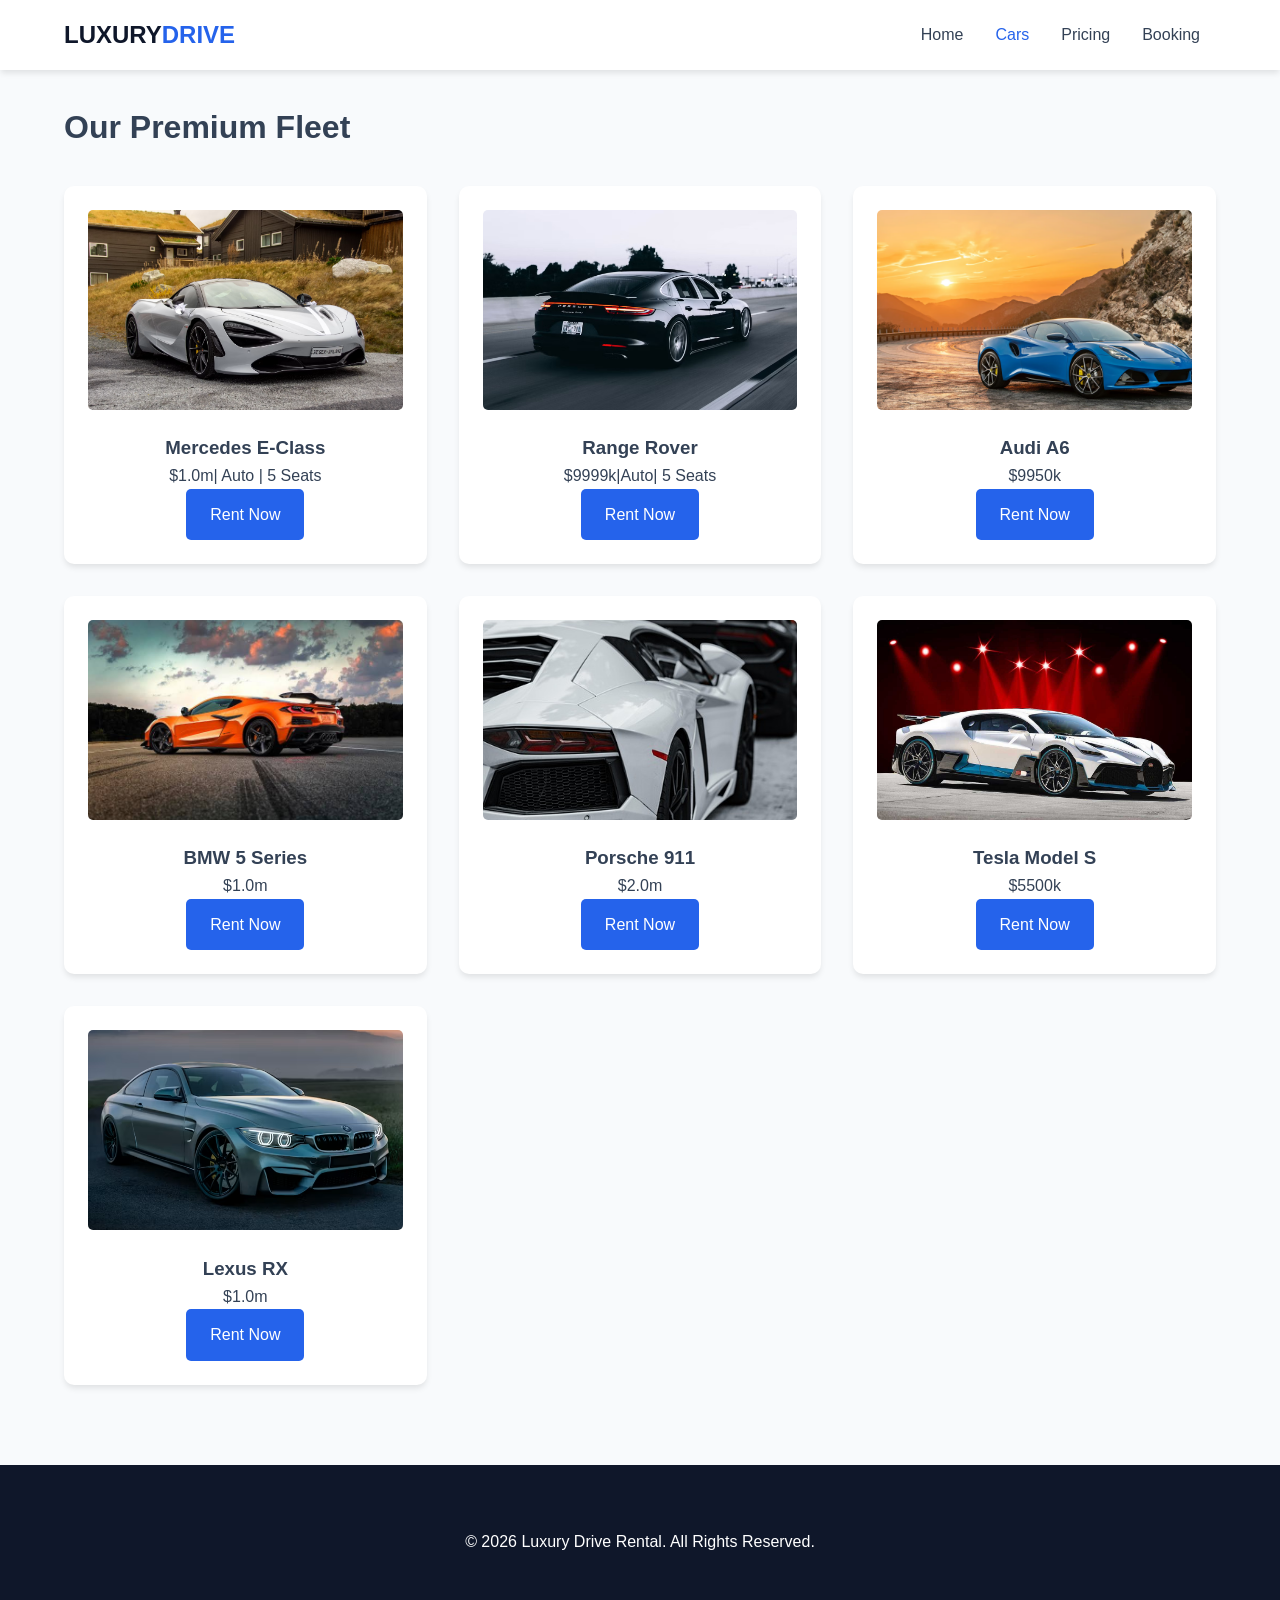
<file: index.html>
<!DOCTYPE html>
<html lang="en">
<head>
    <meta charset="UTF-8">
    <meta name="viewport" content="width=device-width, initial-scale=1.0">
    <title>Our Fleet | Luxury Drive</title>
    <link rel="stylesheet" href="shub.css">
</head>
<body>

    <header>
        <nav class="navbar">
            <div class="logo">LUXURY<span>DRIVE</span></div>
            <ul>
                <li><a href="shub.html">Home</a></li>
                <li><a href="baar.html" class="active">Cars</a></li>
                <li><a href="dheere.html">Pricing</a></li>
                <li><a href="baarka.html">Booking</a></li>
            </ul>
        </nav>
    </header>

    <main class="container">
        <h1>Our Premium Fleet</h1>
        <div class="fleet-grid">
            <!-- 12 Car Cards -->
            <article class="car-card">
                <img src="sawir8.avif" alt="Luxury Sedan">
                <h3>Mercedes E-Class</h3>
                <p>$1.0m| Auto | 5 Seats</p>
                <a href="booking.html" class="btn">Rent Now</a>
            </article>
            <article class="car-card">
                <img src="sawir7.avif" alt="Luxury SUV">
                <h3>Range Rover</h3>
                <p>$9999k|Auto| 5 Seats</p>
                <a href="booking.html" class="btn">Rent Now</a>
            </article>
            <!-- Repeat for cars 3-12 -->
            <article class="car-card"><img src="sawir1.avif":alt="Car"><h3>Audi A6</h3><p>$9950k</p><a href="booking.html" class="btn">Rent Now</a></article>
            <article class="car-card"><img src="sawir2.jpg" alt="Car"><h3>BMW 5 Series</h3><p>$1.0m</p><a href="booking.html" class="btn">Rent Now</a></article>
            <article class="car-card"><img src="sawir3.jpg" alt="Car"><h3>Porsche 911</h3><p>$2.0m</p><a href="booking.html" class="btn">Rent Now</a></article>
            <article class="car-card"><img src="sawir4.jpg" alt="Car"><h3>Tesla Model S</h3><p>$5500k</p><a href="booking.html" class="btn">Rent Now</a></article>
            <article class="car-card"><img src="sawir5.avif" alt="Car"><h3>Lexus RX</h3><p>$1.0m</p><a href="booking.html" class="btn">Rent Now</a></article>
        </div>
    </main>

    <footer>
        <div class="container">
            <p>&copy; 2026 Luxury Drive Rental. All Rights Reserved.</p>
        </div>
    </footer>
</body>
</html>
</file>
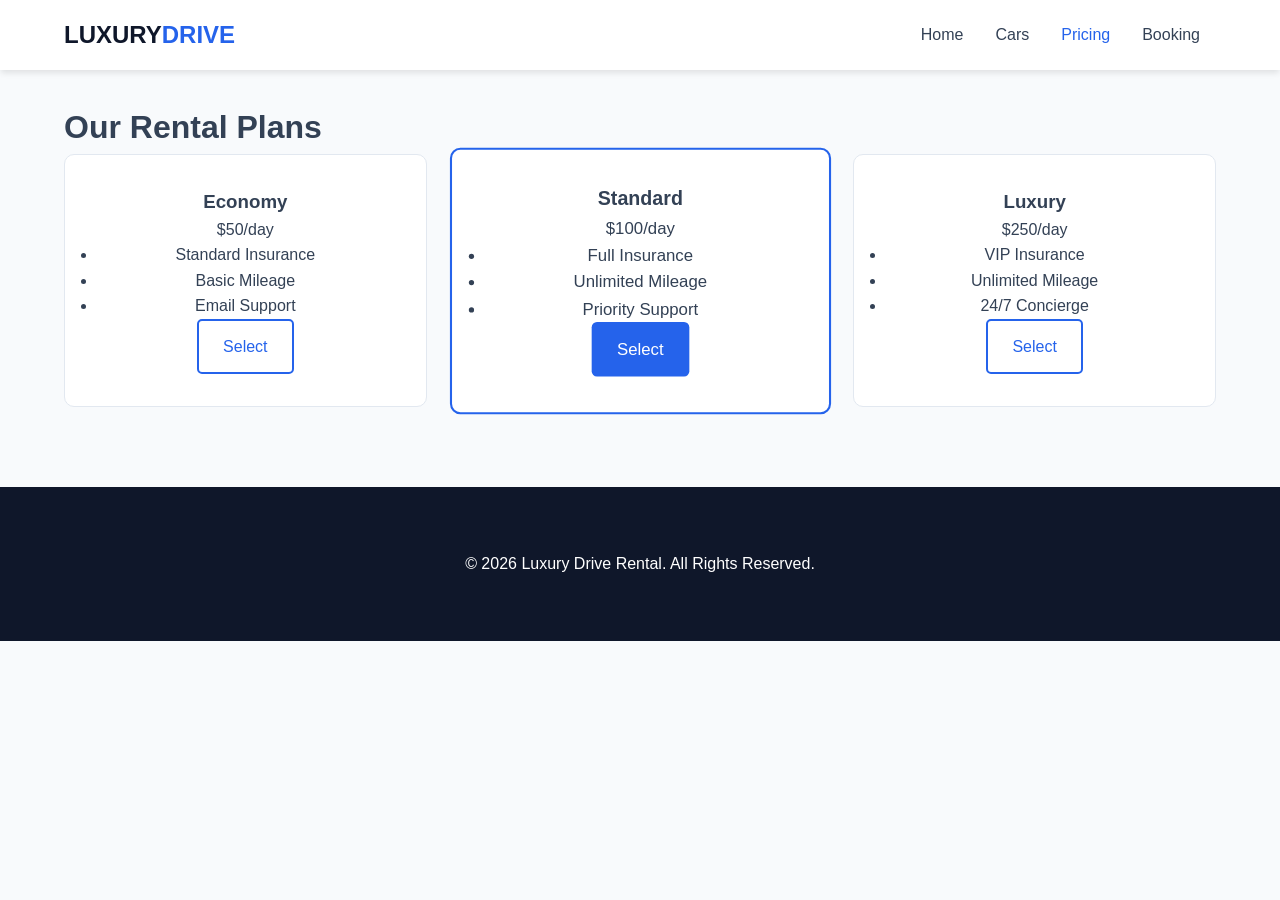
<file: dheere.html>
<!DOCTYPE html>
<html lang="en">
<head>
    <meta charset="UTF-8">
    <meta name="viewport" content="width=device-width, initial-scale=1.0">
    <title>Pricing | Luxury Drive</title>
    <link rel="stylesheet" href="shub.css">
</head>
<body>

    <header>
        <nav class="navbar">
            <div class="logo">LUXURY<span>DRIVE</span></div>
            <ul>
                <li><a href="shub.html">Home</a></li>
                <li><a href="baar.html">Cars</a></li>
                <li><a href="dheere.html" class="active">Pricing</a></li>
                <li><a href="baarka.html">Booking</a></li>
            </ul>
        </nav>
    </header>

    <main class="container">
        <h1>Our Rental Plans</h1>
        <div class="pricing-grid">
            <div class="price-card">
                <h3>Economy</h3>
                <p class="price">$50<span>/day</span></p>
                <ul>
                    <li>Standard Insurance</li>
                    <li>Basic Mileage</li>
                    <li>Email Support</li>
                </ul>
                <a href="booking.html" class="btn-outline">Select</a>
            </div>
            <div class="price-card featured">
                <h3>Standard</h3>
                <p class="price">$100<span>/day</span></p>
                <ul>
                    <li>Full Insurance</li>
                    <li>Unlimited Mileage</li>
                    <li>Priority Support</li>
                </ul>
                <a href="booking.html" class="btn">Select</a>
            </div>
            <div class="price-card">
                <h3>Luxury</h3>
                <p class="price">$250<span>/day</span></p>
                <ul>
                    <li>VIP Insurance</li>
                    <li>Unlimited Mileage</li>
                    <li>24/7 Concierge</li>
                </ul>
                <a href="booking.html" class="btn-outline">Select</a>
            </div>
        </div>
    </main>

    <footer>
        <div class="container">
            <p>&copy; 2026 Luxury Drive Rental. All Rights Reserved.</p>
        </div>
    </footer>
</body>
</html>
</file>
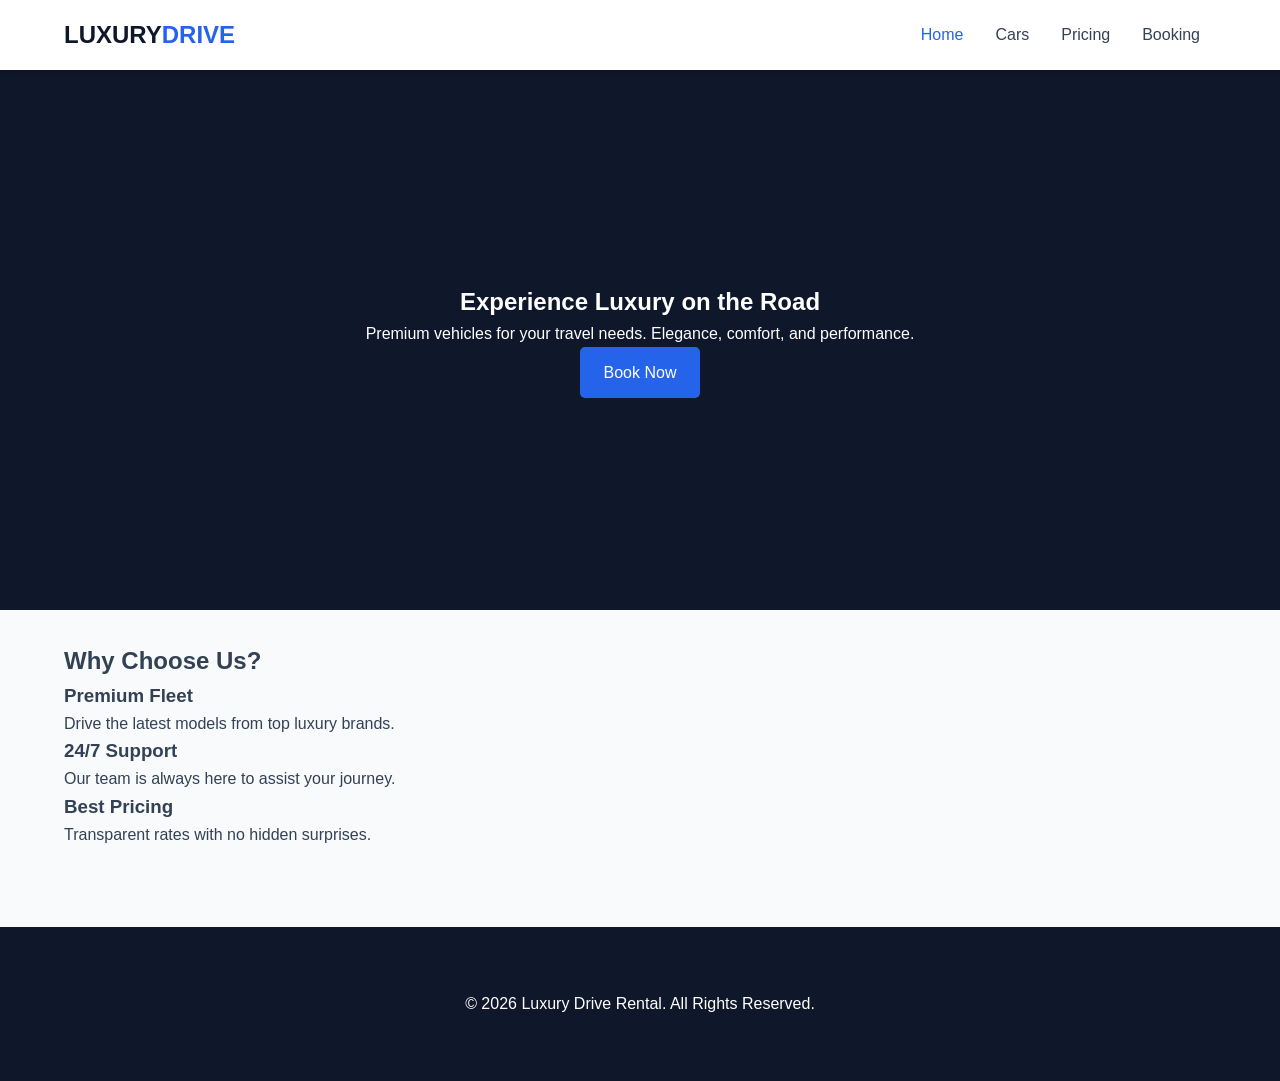
<file: shub.html>
<!DOCTYPE html>
<html lang="en">
<head>
    <meta charset="UTF-8">
    <meta name="viewport" content="width=device-width, initial-scale=1.0">
    <title>Luxury Drive | Premium Car Rental</title>
    <link rel="stylesheet" href="shub.css">
</head>
<body>

    <header>
        <nav class="navbar">
            <div class="logo">LUXURY<span>DRIVE</span></div>
            <ul>
                <li><a href="index.html" class="active">Home</a></li>
                <li><a href="baar.html">Cars</a></li>
                <li><a href="dheere.html">Pricing</a></li>
                <li><a href="baarka.html">Booking</a></li>
            </ul>
        </nav>
    </header>

    <main>
        <section class="hero">
            <h1>Experience Luxury on the Road</h1>
            <p>Premium vehicles for your travel needs. Elegance, comfort, and performance.</p>
            <a href="baarka.html" class="btn">Book Now</a>
        </section>

        <section class="about container">
            <h2>Why Choose Us?</h2>
            <div class="features-grid">
                <article>
                    <h3>Premium Fleet</h3>
                    <p>Drive the latest models from top luxury brands.</p>
                </article>
                <article>
                    <h3>24/7 Support</h3>
                    <p>Our team is always here to assist your journey.</p>
                </article>
                <article>
                    <h3>Best Pricing</h3>
                    <p>Transparent rates with no hidden surprises.</p>
                </article>
            </div>
        </section>
    </main>

    <footer>
        <div class="container">
            <p>&copy; 2026 Luxury Drive Rental. All Rights Reserved.</p>
        </div>
    </footer>
</body>
</html>
</file>
<file: shub.css>
:root {
    --primary: #0F172A;
    --secondary: #2563EB;
    --accent: #F59E0B;
    --bg: #F8FAFC;
    --text: #334155;
    --white: #FFFFFF;
    --shadow: 0 4px 6px -1px rgba(0, 0, 0, 0.1);
    --transition: all 0.3s ease;
}

* { margin: 0; padding: 0; box-sizing: border-box; }
body { font-family: 'Segoe UI', sans-serif; background-color: var(--bg); color: var(--text); line-height: 1.6;    }

.navbar { background: var(--white); padding: 1rem 5%; display: flex; justify-content: space-between; align-items: center; position: sticky; top: 0; z-index: 1000; box-shadow: var(--shadow); }
.logo { font-weight: bold; font-size: 1.5rem; color: var(--primary); }
.logo span { color: var(--secondary); }
.navbar ul { display: flex; list-style: none; }
.navbar ul li a { text-decoration: none; color: var(--text); padding: 0 1rem; font-weight: 500; transition: var(--transition); }
.navbar ul li a:hover, .navbar ul li a.active { color: var(--secondary); }

.btn { background: var(--secondary); color: white; padding: 0.8rem 1.5rem; border-radius: 5px; text-decoration: none; display: inline-block; transition: var(--transition); border: none; cursor: pointer; }
.btn:hover { background: #1d4ed8; transform: translateY(-2px); }
.btn-outline { border: 2px solid var(--secondary); color: var(--secondary); padding: 0.8rem 1.5rem; border-radius: 5px; text-decoration: none; display: inline-block; transition: var(--transition); }
.btn-outline:hover { background: var(--secondary); color: white; }

.container { padding: 2rem 5%; }
.hero { height: 60vh; background: var(--primary); color: white; display: flex; flex-direction: column; justify-content: center; align-items: center; text-align: center; }
.fleet-grid { display: grid; grid-template-columns: repeat(auto-fit, minmax(300px, 1fr)); gap: 2rem; margin-top: 2rem; }
.car-card { background: white; padding: 1.5rem; border-radius: 10px; box-shadow: var(--shadow); text-align: center; transition: var(--transition); }
.car-card:hover { transform: translateY(-10px); }
.car-card img { width: 100%; height: 200px; object-fit: cover; border-radius: 5px; margin-bottom: 1rem; }

.pricing-grid { display: grid; grid-template-columns: repeat(auto-fit, minmax(250px, 1fr)); gap: 2rem; }
.price-card { background: white; padding: 2rem; border-radius: 10px; text-align: center; border: 1px solid #e2e8f0; }
.price-card.featured { border: 2px solid var(--secondary); transform: scale(1.05); }

.booking-form { max-width: 600px; margin: 0 auto; background: white; padding: 2rem; border-radius: 10px; box-shadow: var(--shadow); }
.form-group { margin-bottom: 1rem; }
.form-group label { display: block; margin-bottom: 0.5rem; }
.form-group input, .form-group select { width: 100%; padding: 0.8rem; border: 1px solid #cbd5e1; border-radius: 5px; }

footer { background: var(--primary); color: white; text-align: center; padding: 2rem; margin-top: 3rem; }

@media (max-width: 768px) {
    .navbar { flex-direction: column; }
    .navbar ul { margin-top: 1rem; }
}
:root {
    --primary: #0F172A;
    --secondary: #2563EB;
    --accent: #F59E0B;
    --bg: #F8FAFC;
    --text: #334155;
    --white: #FFFFFF;
    --shadow: 0 4px 6px -1px rgba(0, 0, 0, 0.1);
    --transition: all 0.3s ease;
}

* { margin: 0; padding: 0; box-sizing: border-box; }
body { font-family: 'Segoe UI', sans-serif; background-color: var(--bg); color: var(--text); line-height: 1.6; }

.navbar { background: var(--white); padding: 1rem 5%; display: flex; justify-content: space-between; align-items: center; position: sticky; top: 0; z-index: 1000; box-shadow: var(--shadow); }
.logo { font-weight: bold; font-size: 1.5rem; color: var(--primary); }
.logo span { color: var(--secondary); }
.navbar ul { display: flex; list-style: none; }
.navbar ul li a { text-decoration: none; color: var(--text); padding: 0 1rem; font-weight: 500; transition: var(--transition); }
.navbar ul li a:hover, .navbar ul li a.active { color: var(--secondary); }

.btn { background: var(--secondary); color: white; padding: 0.8rem 1.5rem; border-radius: 5px; text-decoration: none; display: inline-block; transition: var(--transition); border: none; cursor: pointer; }
.btn:hover { background: #1d4ed8; transform: translateY(-2px); }
.btn-outline { border: 2px solid var(--secondary); color: var(--secondary); padding: 0.8rem 1.5rem; border-radius: 5px; text-decoration: none; display: inline-block; transition: var(--transition); }
.btn-outline:hover { background: var(--secondary); color: white; }

.container { padding: 2rem 5%; }
.hero { height: 60vh; background: var(--primary); color: white; display: flex; flex-direction: column; justify-content: center; align-items: center; text-align: center; }
.fleet-grid { display: grid; grid-template-columns: repeat(auto-fit, minmax(300px, 1fr)); gap: 2rem; margin-top: 2rem; }
.car-card { background: white; padding: 1.5rem; border-radius: 10px; box-shadow: var(--shadow); text-align: center; transition: var(--transition); }
.car-card:hover { transform: translateY(-10px); }
.car-card img { width: 100%; height: 200px; object-fit: cover; border-radius: 5px; margin-bottom: 1rem; }

.pricing-grid { display: grid; grid-template-columns: repeat(auto-fit, minmax(250px, 1fr)); gap: 2rem; }
.price-card { background: white; padding: 2rem; border-radius: 10px; text-align: center; border: 1px solid #e2e8f0; }
.price-card.featured { border: 2px solid var(--secondary); transform: scale(1.05); }

.booking-form { max-width: 600px; margin: 0 auto; background: white; padding: 2rem; border-radius: 10px; box-shadow: var(--shadow); }
.form-group { margin-bottom: 1rem; }
.form-group label { display: block; margin-bottom: 0.5rem; }
.form-group input, .form-group select { width: 100%; padding: 0.8rem; border: 1px solid #cbd5e1; border-radius: 5px; }

footer { background: var(--primary); color: white; text-align: center; padding: 2rem; margin-top: 3rem; }

@media (max-width: 768px) {
    .navbar { flex-direction: column; }
    .navbar ul { margin-top: 1rem; }
}
</file>
